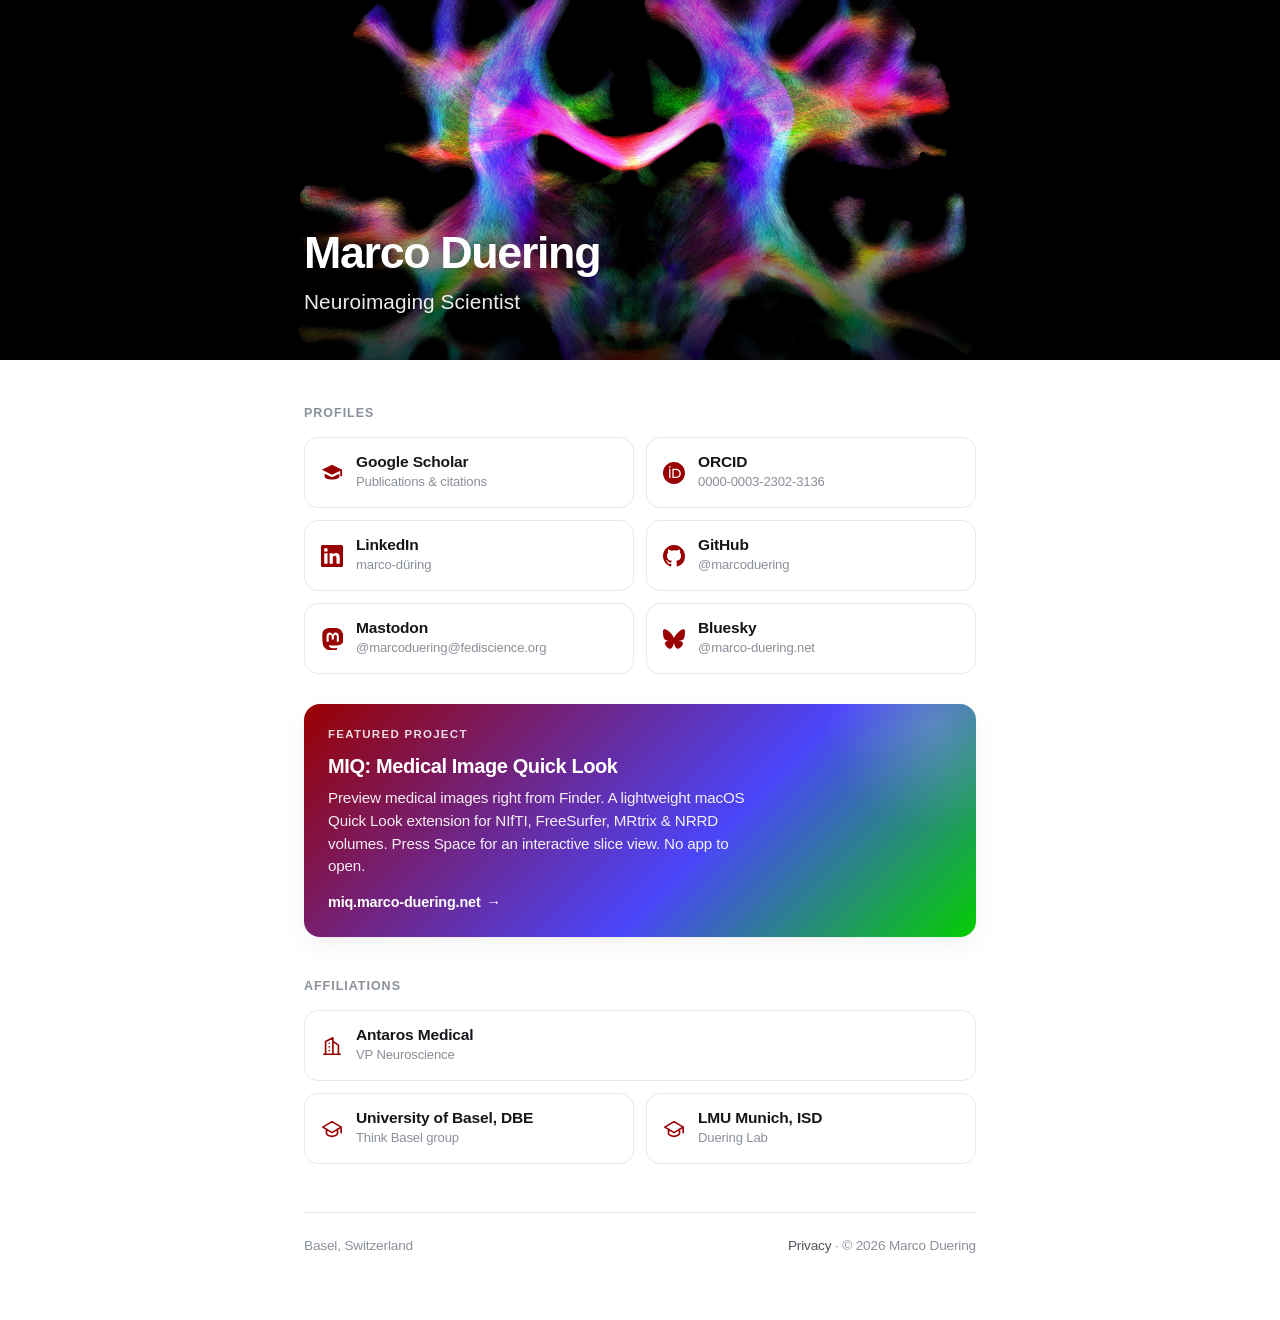
<file: index.html>
<!doctype html>
<html lang="en">
  <head>
    <meta charset="utf-8" />
    <meta name="viewport" content="width=device-width, initial-scale=1" />
    <title>Marco Duering</title>
    <meta
      name="description"
      content="Marco Duering, Neuroimaging Scientist. Antaros Medical AB and University of Basel."
    />
    <link rel="canonical" href="https://marco-duering.net/" />

    <!-- Favicon -->
    <link rel="icon" href="/favicon.svg" type="image/svg+xml" />
    <link rel="icon" href="/favicon.ico" sizes="32x32" />
    <link rel="apple-touch-icon" href="/apple-touch-icon.png" />

    <!-- Open Graph -->
    <meta property="og:type" content="website" />
    <meta property="og:title" content="Marco Duering" />
    <meta
      property="og:description"
      content="Neuroimaging Scientist. Antaros Medical AB and University of Basel."
    />
    <meta property="og:image" content="https://marco-duering.net/media/tracts.jpeg" />
    <meta property="og:url" content="https://marco-duering.net/" />

    <style>
      :root {
        --bg: #ffffff;
        --bg-soft: #f6f7f9;
        --fg: #14161a;
        --fg-soft: #50555e;
        --fg-faint: #8a909a;
        --accent: #990000;
        --border: #e6e8ec;
        --shadow: 0 1px 2px rgba(20, 22, 26, 0.04),
          0 8px 24px rgba(20, 22, 26, 0.05);
      }

      @media (prefers-color-scheme: dark) {
        :root {
          --bg: #0c0e12;
          --bg-soft: #11141a;
          --fg: #f2f4f7;
          --fg-soft: #aab1bd;
          --fg-faint: #6b7280;
          --accent: #c94a4a;
          --border: #232833;
          --shadow: 0 1px 2px rgba(0, 0, 0, 0.3),
            0 8px 24px rgba(0, 0, 0, 0.35);
        }
      }

      * {
        box-sizing: border-box;
      }

      html {
        -webkit-text-size-adjust: 100%;
      }

      body {
        margin: 0;
        background: var(--bg);
        color: var(--fg);
        font-family: "SF Pro Text", -apple-system, BlinkMacSystemFont,
          "Segoe UI", Roboto, Helvetica, Arial, sans-serif;
        font-size: 16px;
        line-height: 1.55;
        letter-spacing: -0.01em;
        -webkit-font-smoothing: antialiased;
        text-rendering: optimizeLegibility;
      }

      .wrap {
        max-width: 720px;
        margin: 0 auto;
        padding: 40px 24px 64px;
      }

      /* Full-bleed immersive hero */
      .hero {
        position: relative;
        display: flex;
        align-items: flex-end;
        width: 100%;
        min-height: clamp(240px, 40vh, 380px);
        background-color: #000;
        background-image: url("media/tracts.jpeg");
        background-repeat: no-repeat;
        background-position: center center;
        background-size: min(100%, 720px) auto;
        overflow: hidden;
      }

      .hero::before {
        content: "";
        position: absolute;
        inset: 0;
        background: radial-gradient(
            130% 90% at 50% 25%,
            rgba(0, 0, 0, 0) 35%,
            rgba(0, 0, 0, 0.45) 100%
          ),
          linear-gradient(
            to bottom,
            rgba(0, 0, 0, 0.25) 0%,
            rgba(0, 0, 0, 0) 45%,
            rgba(0, 0, 0, 0.7) 100%
          );
      }

      .hero-inner {
        position: relative;
        width: 100%;
        max-width: 720px;
        margin: 0 auto;
        padding: 0 24px 42px;
      }

      h1 {
        position: relative;
        color: #fff;
        font-size: clamp(1.9rem, 5.5vw, 2.8rem);
        font-weight: 700;
        letter-spacing: -0.03em;
        margin: 0;
        line-height: 1.02;
        text-shadow: 0 2px 24px rgba(0, 0, 0, 0.6);
      }

      .role {
        position: relative;
        margin: 10px 0 0;
        color: rgba(255, 255, 255, 0.92);
        font-size: clamp(1.05rem, 2.6vw, 1.3rem);
        font-weight: 500;
        letter-spacing: 0.005em;
        text-shadow: 0 1px 14px rgba(0, 0, 0, 0.65);
      }

      /* Featured project banner */
      .promo {
        display: block;
        margin-top: 30px;
        padding: 22px 24px;
        border-radius: 16px;
        text-decoration: none;
        color: #fff;
        background: linear-gradient(135deg, #990000 0%, #4b45fa 60%, #04ce01 100%);
        box-shadow: var(--shadow);
        position: relative;
        overflow: hidden;
        transition: transform 0.16s ease, box-shadow 0.16s ease,
          filter 0.16s ease;
      }

      .promo::after {
        content: "";
        position: absolute;
        top: -40%;
        right: -10%;
        width: 220px;
        height: 220px;
        background: radial-gradient(circle, rgba(255, 255, 255, 0.18), transparent 70%);
        pointer-events: none;
      }

      .promo:hover {
        transform: translateY(-2px);
        filter: brightness(1.04);
      }

      .promo-label {
        font-size: 0.72rem;
        font-weight: 700;
        letter-spacing: 0.11em;
        text-transform: uppercase;
        opacity: 0.85;
      }

      .promo-title {
        font-size: 1.25rem;
        font-weight: 700;
        letter-spacing: -0.02em;
        margin: 7px 0 5px;
      }

      .promo-sub {
        font-size: 0.95rem;
        line-height: 1.5;
        opacity: 0.93;
        max-width: 52ch;
      }

      .promo-cta {
        display: inline-flex;
        align-items: center;
        gap: 6px;
        margin-top: 13px;
        font-weight: 600;
        font-size: 0.9rem;
      }

      .promo-arrow {
        transition: transform 0.16s ease;
      }

      .promo:hover .promo-arrow {
        transform: translateX(3px);
      }

      .section-label:first-child {
        margin-top: 4px;
      }

      .section-label {
        margin: 40px 0 14px;
        font-size: 0.78rem;
        font-weight: 600;
        letter-spacing: 0.08em;
        text-transform: uppercase;
        color: var(--fg-faint);
      }

      .links {
        display: grid;
        grid-template-columns: repeat(2, 1fr);
        gap: 12px;
      }

      .card {
        display: flex;
        align-items: center;
        gap: 13px;
        padding: 15px 16px;
        border: 1px solid var(--border);
        border-radius: 14px;
        background: var(--bg);
        color: inherit;
        text-decoration: none;
        transition: transform 0.16s ease, border-color 0.16s ease,
          box-shadow 0.16s ease;
      }

      .card.span-full {
        grid-column: 1 / -1;
      }

      .card:hover {
        transform: translateY(-2px);
        border-color: color-mix(in srgb, var(--accent) 55%, var(--border));
        box-shadow: var(--shadow);
      }

      .card .icon {
        flex: 0 0 auto;
        width: 22px;
        height: 22px;
        color: var(--accent);
      }

      .card .icon svg {
        width: 100%;
        height: 100%;
        display: block;
      }

      .card .meta {
        min-width: 0;
      }

      .card .title {
        font-weight: 600;
        font-size: 0.97rem;
        line-height: 1.2;
      }

      .card .sub {
        color: var(--fg-faint);
        font-size: 0.82rem;
        white-space: nowrap;
        overflow: hidden;
        text-overflow: ellipsis;
      }

      footer {
        margin-top: 48px;
        padding-top: 22px;
        border-top: 1px solid var(--border);
        color: var(--fg-faint);
        font-size: 0.85rem;
        display: flex;
        justify-content: space-between;
        flex-wrap: wrap;
        gap: 8px;
      }

      footer a {
        color: var(--fg-soft);
        text-decoration: none;
      }

      footer a:hover {
        color: var(--accent);
      }

      @media (max-width: 520px) {
        .links {
          grid-template-columns: 1fr;
        }
        .wrap {
          padding: 28px 18px 48px;
        }
      }
    </style>
  </head>

  <body>
    <header class="hero">
      <span class="hero-bg" role="img" aria-label="White matter tractography"></span>
      <div class="hero-inner">
        <h1>Marco Duering</h1>
        <p class="role">Neuroimaging Scientist</p>
      </div>
    </header>

    <main class="wrap">
      <p class="section-label">Profiles</p>
      <div class="links">
        <a class="card" href="https://scholar.google.com/citations?hl=en&user=W4QPOg4AAAAJ" rel="noopener" target="_blank">
          <span class="icon" aria-hidden="true">
            <svg viewBox="0 0 24 24" fill="currentColor">
              <path d="M12 3L1 8.5l11 5.5 9-4.5v6h2v-7L12 3zM4 12.7v3.3c0 1.66 3.58 3 8 3s8-1.34 8-3v-3.3l-8 4-8-4z"/>
            </svg>
          </span>
          <span class="meta">
            <div class="title">Google Scholar</div>
            <div class="sub">Publications &amp; citations</div>
          </span>
        </a>

        <a class="card" href="https://orcid.org/0000-0003-2302-3136" rel="me noopener" target="_blank">
          <span class="icon" aria-hidden="true">
            <svg viewBox="0 0 24 24" fill="currentColor">
              <path d="M12 0C5.372 0 0 5.372 0 12s5.372 12 12 12 12-5.372 12-12S18.628 0 12 0zM7.369 4.378c.525 0 .947.431.947.947 0 .525-.422.947-.947.947-.525 0-.946-.422-.946-.947 0-.516.421-.947.946-.947zm-.722 3.038h1.444v10.041H6.647V7.416zm3.562 0h3.9c3.712 0 5.344 2.653 5.344 5.025 0 2.578-2.016 5.025-5.325 5.025h-3.919V7.416zm1.444 1.303v7.444h2.297c3.272 0 4.022-2.484 4.022-3.722 0-2.016-1.284-3.722-4.097-3.722h-2.222z"/>
            </svg>
          </span>
          <span class="meta">
            <div class="title">ORCID</div>
            <div class="sub">0000-0003-2302-3136</div>
          </span>
        </a>

        <a class="card" href="https://www.linkedin.com/in/marco-d%C3%BCring/" rel="noopener" target="_blank">
          <span class="icon" aria-hidden="true">
            <svg viewBox="0 0 24 24" fill="currentColor">
              <path d="M20.45 20.45h-3.56v-5.57c0-1.33-.02-3.04-1.85-3.04-1.85 0-2.14 1.45-2.14 2.94v5.67H9.34V9h3.42v1.56h.05c.48-.9 1.64-1.85 3.37-1.85 3.6 0 4.27 2.37 4.27 5.46v6.28zM5.34 7.43a2.06 2.06 0 110-4.13 2.06 2.06 0 010 4.13zM7.12 20.45H3.56V9h3.56v11.45zM22.22 0H1.77C.79 0 0 .77 0 1.72v20.56C0 23.23.79 24 1.77 24h20.45c.98 0 1.78-.77 1.78-1.72V1.72C24 .77 23.2 0 22.22 0z"/>
            </svg>
          </span>
          <span class="meta">
            <div class="title">LinkedIn</div>
            <div class="sub">marco-düring</div>
          </span>
        </a>

        <a class="card" href="https://github.com/marcoduering" rel="me noopener" target="_blank">
          <span class="icon" aria-hidden="true">
            <svg viewBox="0 0 16 16" fill="currentColor">
              <path d="M8 0C3.58 0 0 3.58 0 8c0 3.54 2.29 6.53 5.47 7.59.4.07.55-.17.55-.38 0-.19-.01-.82-.01-1.49-2.01.37-2.53-.49-2.69-.94-.09-.23-.48-.94-.82-1.13-.28-.15-.68-.52-.01-.53.63-.01 1.08.58 1.23.82.72 1.21 1.87.87 2.33.66.07-.52.28-.87.51-1.07-1.78-.2-3.64-.89-3.64-3.95 0-.87.31-1.59.82-2.15-.08-.2-.36-1.02.08-2.12 0 0 .67-.21 2.2.82a7.6 7.6 0 012-.27c.68 0 1.36.09 2 .27 1.53-1.04 2.2-.82 2.2-.82.44 1.1.16 1.92.08 2.12.51.56.82 1.27.82 2.15 0 3.07-1.87 3.75-3.65 3.95.29.25.54.73.54 1.48 0 1.07-.01 1.93-.01 2.2 0 .21.15.46.55.38A8.01 8.01 0 0016 8c0-4.42-3.58-8-8-8z"/>
            </svg>
          </span>
          <span class="meta">
            <div class="title">GitHub</div>
            <div class="sub">@marcoduering</div>
          </span>
        </a>

        <a class="card" href="https://fediscience.org/@marcoduering" rel="me noopener" target="_blank">
          <span class="icon" aria-hidden="true">
            <svg viewBox="0 0 24 24" fill="currentColor">
              <path d="M23.27 5.33c-.36-2.66-2.69-4.76-5.45-5.16C17.36.1 15.6 0 12.13 0h-.03C8.62 0 7.87.1 7.41.17 4.72.56 2.27 2.45 1.68 5.15 1.39 6.48 1.36 7.96 1.42 9.31c.08 1.94.1 3.88.28 5.81.12 1.28.34 2.55.65 3.8.59 2.31 2.88 4.23 5.13 5.02 2.41.83 5 .96 7.45.4.27-.06.54-.13.8-.21.6-.19 1.3-.4 1.81-.77a.06.06 0 00.03-.05v-1.85a.05.05 0 00-.07-.05c-1.55.37-3.13.55-4.73.55-2.75 0-3.49-1.3-3.7-1.85a5.6 5.6 0 01-.32-1.45.05.05 0 01.06-.06c1.52.37 3.08.55 4.65.55.38 0 .75 0 1.13-.01 1.58-.04 3.24-.13 4.79-.43l.11-.02c2.44-.47 4.76-1.94 5-5.67.01-.15.03-1.54.03-1.69 0-.52.17-3.68-.02-5.62zM19.6 14.92h-2.36V9.16c0-1.21-.51-1.83-1.54-1.83-1.13 0-1.7.73-1.7 2.18v3.16h-2.35V9.51c0-1.45-.57-2.18-1.7-2.18-1.03 0-1.54.62-1.54 1.83v5.76H6.05V8.99c0-1.21.31-2.17.93-2.88.63-.71 1.46-1.07 2.49-1.07 1.19 0 2.09.46 2.69 1.37l.59.99.59-.99c.6-.91 1.5-1.37 2.69-1.37 1.03 0 1.86.36 2.49 1.07.62.71.93 1.67.93 2.88v5.93z"/>
            </svg>
          </span>
          <span class="meta">
            <div class="title">Mastodon</div>
            <div class="sub">@marcoduering@fediscience.org</div>
          </span>
        </a>

        <a class="card" href="https://bsky.app/profile/marco-duering.net" rel="me noopener" target="_blank">
          <span class="icon" aria-hidden="true">
            <svg viewBox="0 0 24 24" fill="currentColor">
              <path d="M12 10.8c-1.087-2.114-4.046-6.053-6.798-7.995C2.566.944 1.561 1.266.902 1.565.139 1.908 0 3.08 0 3.768c0 .69.378 5.65.624 6.479.815 2.736 3.713 3.66 6.383 3.364.136-.02.275-.039.415-.056-.138.022-.276.04-.415.056-3.912.58-7.387 2.005-2.83 7.078 5.013 5.19 6.87-1.113 7.823-4.308.953 3.195 2.05 9.271 7.733 4.308 4.267-4.308 1.172-6.498-2.74-7.078a8.741 8.741 0 0 1-.415-.056c.14.017.279.036.415.056 2.67.297 5.568-.628 6.383-3.364.246-.828.624-5.79.624-6.478 0-.69-.139-1.861-.902-2.206-.659-.298-1.664-.62-4.3 1.24C16.046 4.748 13.087 8.687 12 10.8Z"/>
            </svg>
          </span>
          <span class="meta">
            <div class="title">Bluesky</div>
            <div class="sub">@marco-duering.net</div>
          </span>
        </a>
      </div>

      <a class="promo" href="https://miq.marco-duering.net" rel="noopener" target="_blank">
        <div class="promo-label">Featured project</div>
        <div class="promo-title">MIQ: Medical Image Quick Look</div>
        <div class="promo-sub">
          Preview medical images right from Finder. A lightweight macOS Quick
          Look extension for NIfTI, FreeSurfer, MRtrix &amp; NRRD volumes. Press
          Space for an interactive slice view. No app to open.
        </div>
        <span class="promo-cta"
          >miq.marco-duering.net <span class="promo-arrow" aria-hidden="true">→</span></span
        >
      </a>

      <p class="section-label">Affiliations</p>
      <div class="links">
        <a class="card span-full" href="https://antarosmedical.com" rel="noopener" target="_blank">
          <span class="icon" aria-hidden="true">
            <svg viewBox="0 0 24 24" fill="none" stroke="currentColor" stroke-width="1.8" stroke-linecap="round" stroke-linejoin="round">
              <path d="M3 21h18M5 21V7l8-4v18M19 21V11l-6-4M9 9h.01M9 13h.01M9 17h.01" />
            </svg>
          </span>
          <span class="meta">
            <div class="title">Antaros Medical</div>
            <div class="sub">VP Neuroscience</div>
          </span>
        </a>

        <a class="card" href="https://dbe.unibas.ch/en/research/imaging-modelling-diagnosis/translational-imaging-in-neurology-think-basel-group/prof-dr-marco-duering/" rel="noopener" target="_blank">
          <span class="icon" aria-hidden="true">
            <svg viewBox="0 0 24 24" fill="none" stroke="currentColor" stroke-width="1.8" stroke-linecap="round" stroke-linejoin="round">
              <path d="M22 10L12 4 2 10l10 6 10-6zM6 12v5c0 1 2.7 3 6 3s6-2 6-3v-5M22 10v6" />
            </svg>
          </span>
          <span class="meta">
            <div class="title">University of Basel, DBE</div>
            <div class="sub">Think Basel group</div>
          </span>
        </a>

        <a class="card" href="https://www.isd-research.de/duering-lab" rel="noopener" target="_blank">
          <span class="icon" aria-hidden="true">
            <svg viewBox="0 0 24 24" fill="none" stroke="currentColor" stroke-width="1.8" stroke-linecap="round" stroke-linejoin="round">
              <path d="M22 10L12 4 2 10l10 6 10-6zM6 12v5c0 1 2.7 3 6 3s6-2 6-3v-5M22 10v6" />
            </svg>
          </span>
          <span class="meta">
            <div class="title">LMU Munich, ISD</div>
            <div class="sub">Duering Lab</div>
          </span>
        </a>
      </div>

      <footer>
        <span>Basel, Switzerland</span>
        <span><a href="privacy.html">Privacy</a> &middot; &copy; <span id="year"></span> Marco Duering</span>
      </footer>
    </main>

    <script>
      document.getElementById("year").textContent = new Date().getFullYear();
    </script>
  </body>
</html>
</file>
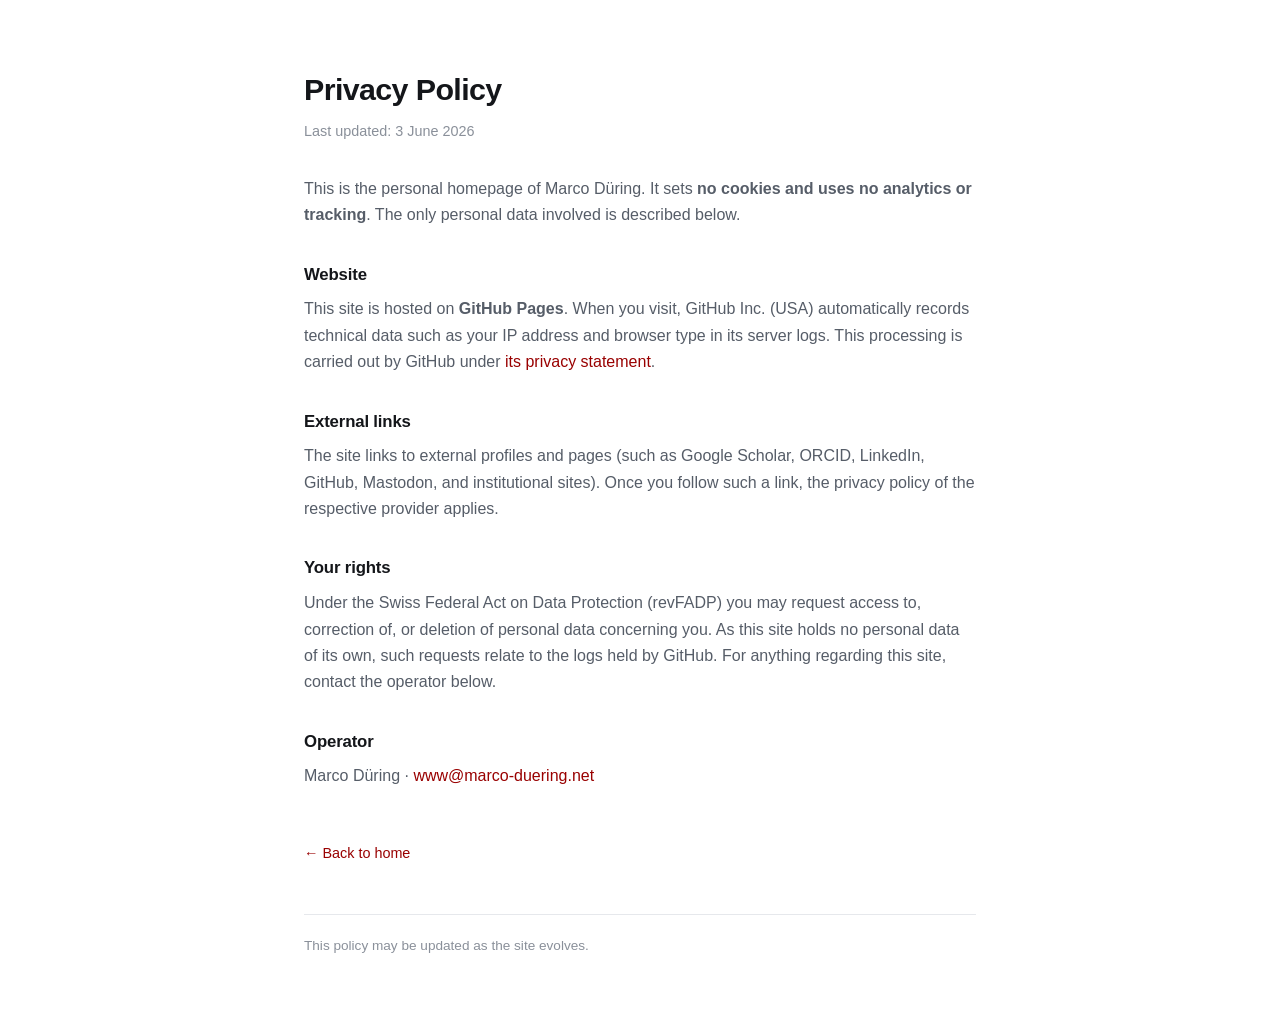
<file: privacy.html>
<!DOCTYPE html>
<html lang="en">
<head>
<meta charset="utf-8">
<meta name="viewport" content="width=device-width, initial-scale=1">
<title>Privacy Policy — Marco Duering</title>
<meta name="robots" content="noindex">
<link rel="canonical" href="https://marcoduering.github.io/privacy.html">
<link rel="icon" href="/favicon.svg" type="image/svg+xml">
<link rel="icon" href="/favicon.ico" sizes="32x32">
<link rel="apple-touch-icon" href="/apple-touch-icon.png">
<style>
  :root {
    --bg: #ffffff; --fg: #14161a; --fg-soft: #565d68; --fg-faint: #8a909a;
    --border: #e6e8ec; --accent: #990000; --maxw: 720px;
  }
  @media (prefers-color-scheme: dark) {
    :root {
      --bg: #0c0e12; --fg: #f2f4f7; --fg-soft: #aab2bf; --fg-faint: #6b7280;
      --border: #232833; --accent: #c94a4a;
    }
  }
  * { box-sizing: border-box; }
  body {
    margin: 0; background: var(--bg); color: var(--fg); line-height: 1.65;
    font-family: -apple-system, BlinkMacSystemFont, "SF Pro Text", "Segoe UI", Roboto, Helvetica, Arial, sans-serif;
    -webkit-font-smoothing: antialiased;
  }
  .wrap { max-width: var(--maxw); margin: 0 auto; padding: 64px 24px; }
  a { color: var(--accent); text-decoration: none; }
  a:hover { text-decoration: underline; }
  h1 { font-size: 1.9rem; letter-spacing: -0.02em; margin: 0 0 6px; }
  h2 { font-size: 1.05rem; letter-spacing: -0.01em; margin: 32px 0 8px; }
  p { margin: 0 0 12px; color: var(--fg-soft); }
  .updated { color: var(--fg-faint); font-size: .9rem; margin-bottom: 32px; }
  .back { display: inline-block; margin-top: 40px; font-size: .9rem; }
  footer { border-top: 1px solid var(--border); margin-top: 48px; padding-top: 20px; color: var(--fg-faint); font-size: .85rem; }
</style>
</head>
<body>
<div class="wrap">
  <h1>Privacy Policy</h1>
  <p class="updated">Last updated: 3 June 2026</p>

  <p>This is the personal homepage of Marco Düring. It sets <strong>no cookies and uses no analytics or tracking</strong>. The only personal data involved is described below.</p>

  <h2>Website</h2>
  <p>This site is hosted on <strong>GitHub Pages</strong>. When you visit, GitHub Inc. (USA) automatically records technical data such as your IP address and browser type in its server logs. This processing is carried out by GitHub under <a href="https://docs.github.com/site-policy/privacy-policies/github-general-privacy-statement">its privacy statement</a>.</p>

  <h2>External links</h2>
  <p>The site links to external profiles and pages (such as Google Scholar, ORCID, LinkedIn, GitHub, Mastodon, and institutional sites). Once you follow such a link, the privacy policy of the respective provider applies.</p>

  <h2>Your rights</h2>
  <p>Under the Swiss Federal Act on Data Protection (revFADP) you may request access to, correction of, or deletion of personal data concerning you. As this site holds no personal data of its own, such requests relate to the logs held by GitHub. For anything regarding this site, contact the operator below.</p>

  <h2>Operator</h2>
  <p>Marco Düring · <a href="mailto:www@marco-duering.net">www@marco-duering.net</a></p>

  <a class="back" href="index.html">← Back to home</a>

  <footer>This policy may be updated as the site evolves.</footer>
</div>
</body>
</html>
</file>
